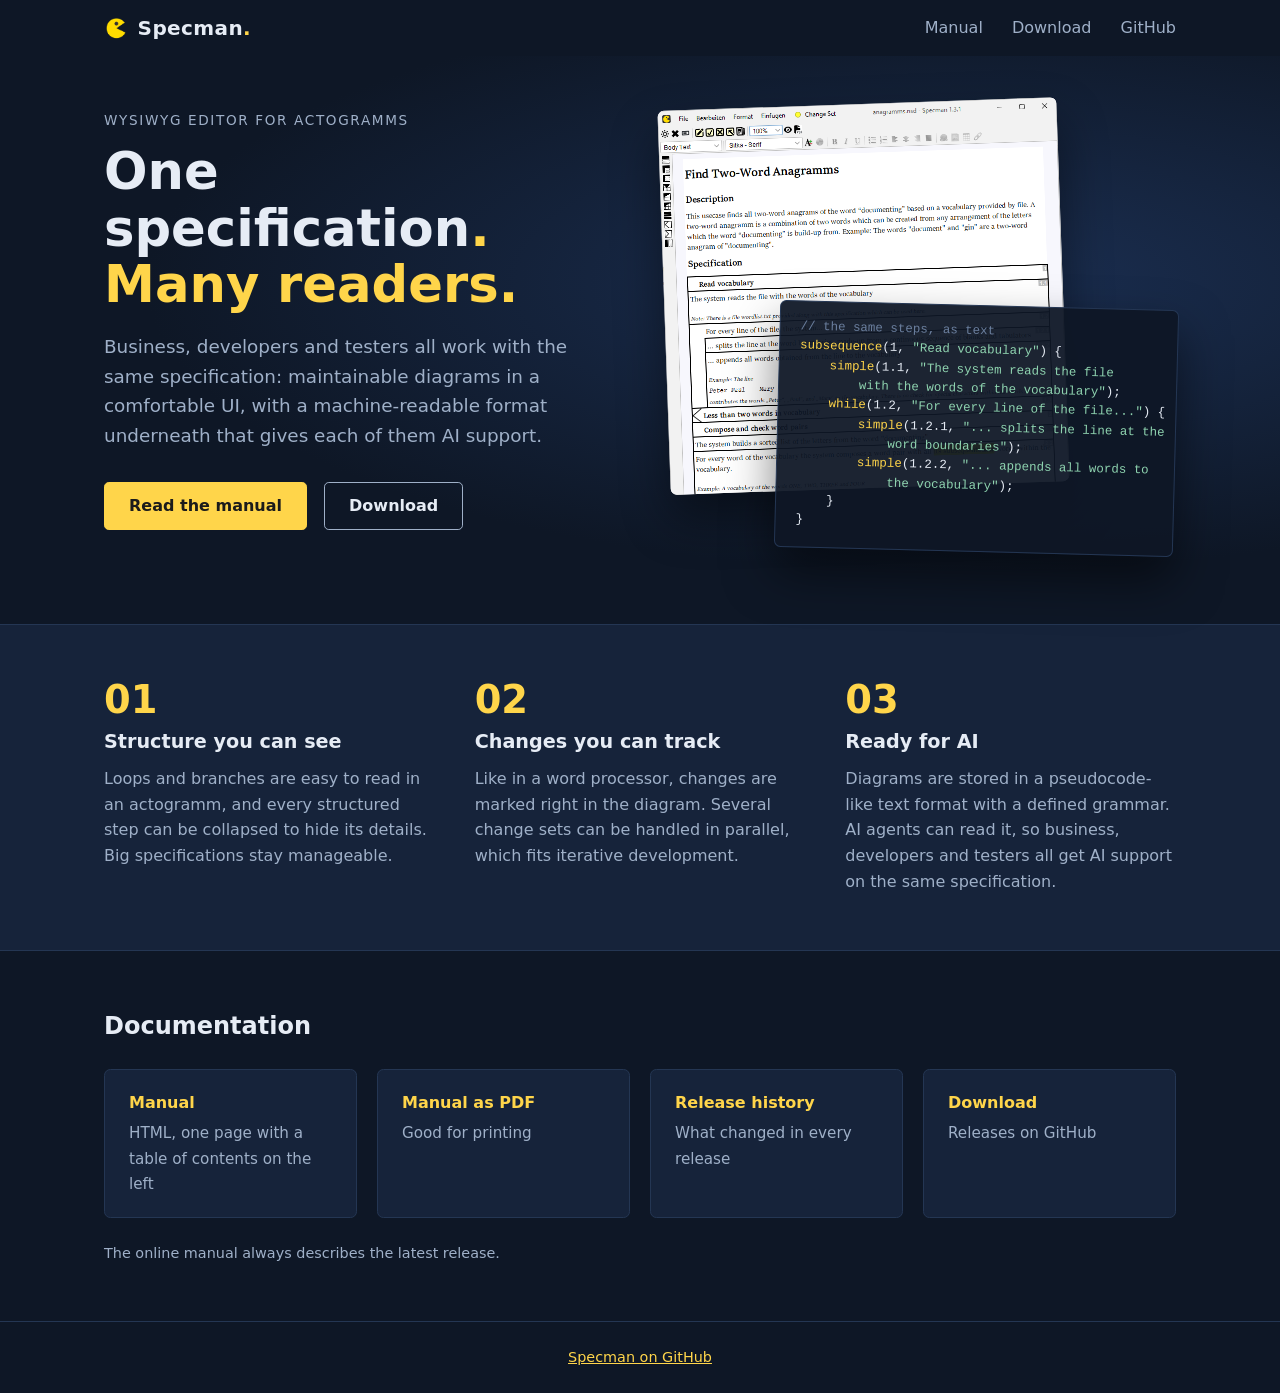
<file: index.html>
<!DOCTYPE html>
<html lang="en">
<head>
  <meta charset="utf-8">
  <meta name="viewport" content="width=device-width, initial-scale=1">
  <title>Specman - One specification, many readers</title>
  <meta name="description" content="Specman is a WYSIWYG editor for actogramms. Business, developers and testers share one specification, with AI support for each of them.">
  <link rel="stylesheet" href="css/site.css">
</head>
<body>
  <header class="site-header">
    <div class="container">
      <a class="brand" href="./"><img src="assets/specman-logo.png" alt="">Specman<span class="dot">.</span></a>
      <nav>
        <a href="manual/index.html">Manual</a>
        <a href="https://github.com/j-specman/specman/releases">Download</a>
        <a href="https://github.com/j-specman/specman">GitHub</a>
      </nav>
    </div>
  </header>

  <main>
    <section class="hero">
      <div class="container hero-grid">
        <div class="hero-text">
          <p class="eyebrow">WYSIWYG editor for actogramms</p>
          <h1>One specification<span class="accent">.</span><br><span class="accent">Many readers.</span></h1>
          <p class="lead">
            Business, developers and testers all work with the same specification: maintainable
            diagrams in a comfortable UI, with a machine-readable format underneath that gives each
            of them AI support.
          </p>
          <p class="actions">
            <a class="button primary" href="manual/index.html">Read the manual</a>
            <a class="button" href="https://github.com/j-specman/specman/releases">Download</a>
          </p>
        </div>

        <div class="hero-visual" aria-hidden="true">
          <figure class="paper">
            <img src="assets/anagramms-screenshot.png" alt="">
          </figure>
          <pre class="code"><code><span class="c">// the same steps, as text</span>
<span class="k">subsequence</span>(1, <span class="s">"Read vocabulary"</span>) {
    <span class="k">simple</span>(1.1, <span class="s">"The system reads the file
        with the words of the vocabulary"</span>);
    <span class="k">while</span>(1.2, <span class="s">"For every line of the file..."</span>) {
        <span class="k">simple</span>(1.2.1, <span class="s">"... splits the line at the
            word boundaries"</span>);
        <span class="k">simple</span>(1.2.2, <span class="s">"... appends all words to
            the vocabulary"</span>);
    }
}</code></pre>
        </div>
      </div>
    </section>

    <section class="features">
      <div class="container columns">
        <article>
          <span class="number">01</span>
          <h2>Structure you can see</h2>
          <p>
            Loops and branches are easy to read in an actogramm, and every structured step can be
            collapsed to hide its details. Big specifications stay manageable.
          </p>
        </article>
        <article>
          <span class="number">02</span>
          <h2>Changes you can track</h2>
          <p>
            Like in a word processor, changes are marked right in the diagram. Several change sets
            can be handled in parallel, which fits iterative development.
          </p>
        </article>
        <article>
          <span class="number">03</span>
          <h2>Ready for AI</h2>
          <p>
            Diagrams are stored in a pseudocode-like text format with a defined grammar. AI agents
            can read it, so business, developers and testers all get AI support on the same
            specification.
          </p>
        </article>
      </div>
    </section>

    <section class="documentation">
      <div class="container">
        <h2>Documentation</h2>
        <div class="cards">
          <a class="card" href="manual/index.html">
            <strong>Manual</strong>
            <span>HTML, one page with a table of contents on the left</span>
          </a>
          <a class="card" href="manual/specman-manual.pdf">
            <strong>Manual as PDF</strong>
            <span>Good for printing</span>
          </a>
          <a class="card" href="releasenotes/index.html">
            <strong>Release history</strong>
            <span>What changed in every release</span>
          </a>
          <a class="card" href="https://github.com/j-specman/specman/releases">
            <strong>Download</strong>
            <span>Releases on GitHub</span>
          </a>
        </div>
        <p class="note">The online manual always describes the latest release.</p>
      </div>
    </section>
  </main>

  <footer class="site-footer">
    <div class="container">
      <a href="https://github.com/j-specman/specman">Specman on GitHub</a>
    </div>
  </footer>
</body>
</html>
</file>
<file: css/site.css>
:root {
  --bg: #0e1726;
  --bg-raised: #16233a;
  --text: #e6ecf5;
  --muted: #9fb0c8;
  --accent: #ffd54a;
  --line: #243653;
}

* {
  box-sizing: border-box;
}

body {
  margin: 0;
  font-family: system-ui, -apple-system, "Segoe UI", Roboto, sans-serif;
  line-height: 1.6;
  color: var(--text);
  background: var(--bg);
}

a {
  color: var(--accent);
}

.container {
  max-width: 70rem;
  margin: 0 auto;
  padding: 0 1.5rem;
}

.site-header .container {
  display: flex;
  align-items: center;
  justify-content: space-between;
  height: 3.5rem;
}

.brand {
  display: inline-flex;
  align-items: center;
  font-weight: 700;
  font-size: 1.25rem;
  letter-spacing: 0.02em;
  color: var(--text);
  text-decoration: none;
}

.brand img {
  width: 1.5rem;
  height: 1.5rem;
  margin-right: 0.6rem;
}

.brand .dot {
  color: var(--accent);
}

.site-header nav a {
  margin-left: 1.5rem;
  color: var(--muted);
  text-decoration: none;
}

.site-header nav a:hover {
  color: var(--text);
}

.hero {
  padding: 3rem 0 4.5rem;
  background: radial-gradient(ellipse at 75% 40%, #1b2f52 0%, var(--bg) 60%);
}

.hero-grid {
  display: grid;
  grid-template-columns: 1fr 1fr;
  gap: 3rem;
  align-items: center;
}

.eyebrow {
  margin: 0 0 0.75rem;
  font-size: 0.85rem;
  text-transform: uppercase;
  letter-spacing: 0.12em;
  color: var(--muted);
}

.hero h1 {
  margin: 0 0 1.25rem;
  font-size: 3.2rem;
  line-height: 1.1;
}

.accent {
  color: var(--accent);
}

.lead {
  margin: 0 0 2rem;
  font-size: 1.15rem;
  color: var(--muted);
}

.button {
  display: inline-block;
  margin-right: 0.75rem;
  padding: 0.65rem 1.5rem;
  border: 1px solid var(--muted);
  border-radius: 0.3rem;
  color: var(--text);
  text-decoration: none;
  font-weight: 600;
}

.button:hover {
  border-color: var(--text);
}

.button.primary {
  border-color: var(--accent);
  background: var(--accent);
  color: #1b1b1b;
}

.button.primary:hover {
  background: #ffe07a;
}

.hero-visual {
  position: relative;
  height: 28rem;
}

.paper {
  position: absolute;
  top: 0;
  left: 0;
  width: 78%;
  height: 24rem;
  margin: 0;
  overflow: hidden;
  border-radius: 0.4rem;
  background: #fff;
  box-shadow: 0 1.5rem 3rem rgba(0, 0, 0, 0.45);
  transform: rotate(-2deg);
}

.paper img {
  display: block;
  width: 100%;
}

.code {
  position: absolute;
  right: 0;
  bottom: 0;
  width: 78%;
  margin: 0;
  padding: 1rem 1.25rem;
  border: 1px solid var(--line);
  border-radius: 0.4rem;
  background: rgba(14, 23, 38, 0.94);
  box-shadow: 0 1.5rem 3rem rgba(0, 0, 0, 0.5);
  font: 0.78rem/1.55 Consolas, "Courier New", monospace;
  color: var(--text);
  overflow: hidden;
  transform: rotate(1.5deg);
}

.code .c {
  color: #6b7f9e;
}

.code .k {
  color: var(--accent);
}

.code .s {
  color: #8fd4b0;
}

.features {
  padding: 3.5rem 0;
  border-top: 1px solid var(--line);
  border-bottom: 1px solid var(--line);
  background: var(--bg-raised);
}

.columns {
  display: grid;
  grid-template-columns: repeat(auto-fit, minmax(16rem, 1fr));
  gap: 2.5rem;
}

.number {
  display: block;
  margin-bottom: 0.5rem;
  font-size: 2.4rem;
  font-weight: 700;
  line-height: 1;
  color: var(--accent);
}

.features h2 {
  margin: 0 0 0.5rem;
  font-size: 1.2rem;
}

.features p {
  margin: 0;
  color: var(--muted);
}

.documentation {
  padding: 3.5rem 0;
}

.documentation h2 {
  margin: 0 0 1.5rem;
}

.cards {
  display: grid;
  grid-template-columns: repeat(auto-fit, minmax(15rem, 1fr));
  gap: 1.25rem;
}

.card {
  display: block;
  padding: 1.25rem 1.5rem;
  border: 1px solid var(--line);
  border-radius: 0.4rem;
  background: var(--bg-raised);
  color: var(--text);
  text-decoration: none;
}

.card:hover {
  border-color: var(--accent);
}

.card strong {
  display: block;
  margin-bottom: 0.25rem;
  color: var(--accent);
}

.card span {
  color: var(--muted);
  font-size: 0.95rem;
}

.note {
  margin: 1.5rem 0 0;
  color: var(--muted);
  font-size: 0.9rem;
}

.site-footer {
  padding: 1.5rem 0;
  border-top: 1px solid var(--line);
  font-size: 0.9rem;
  text-align: center;
}

@media (max-width: 52rem) {
  .hero-grid {
    grid-template-columns: 1fr;
  }

  .hero h1 {
    font-size: 2.4rem;
  }

  .hero-visual {
    height: 26rem;
  }
}
</file>
